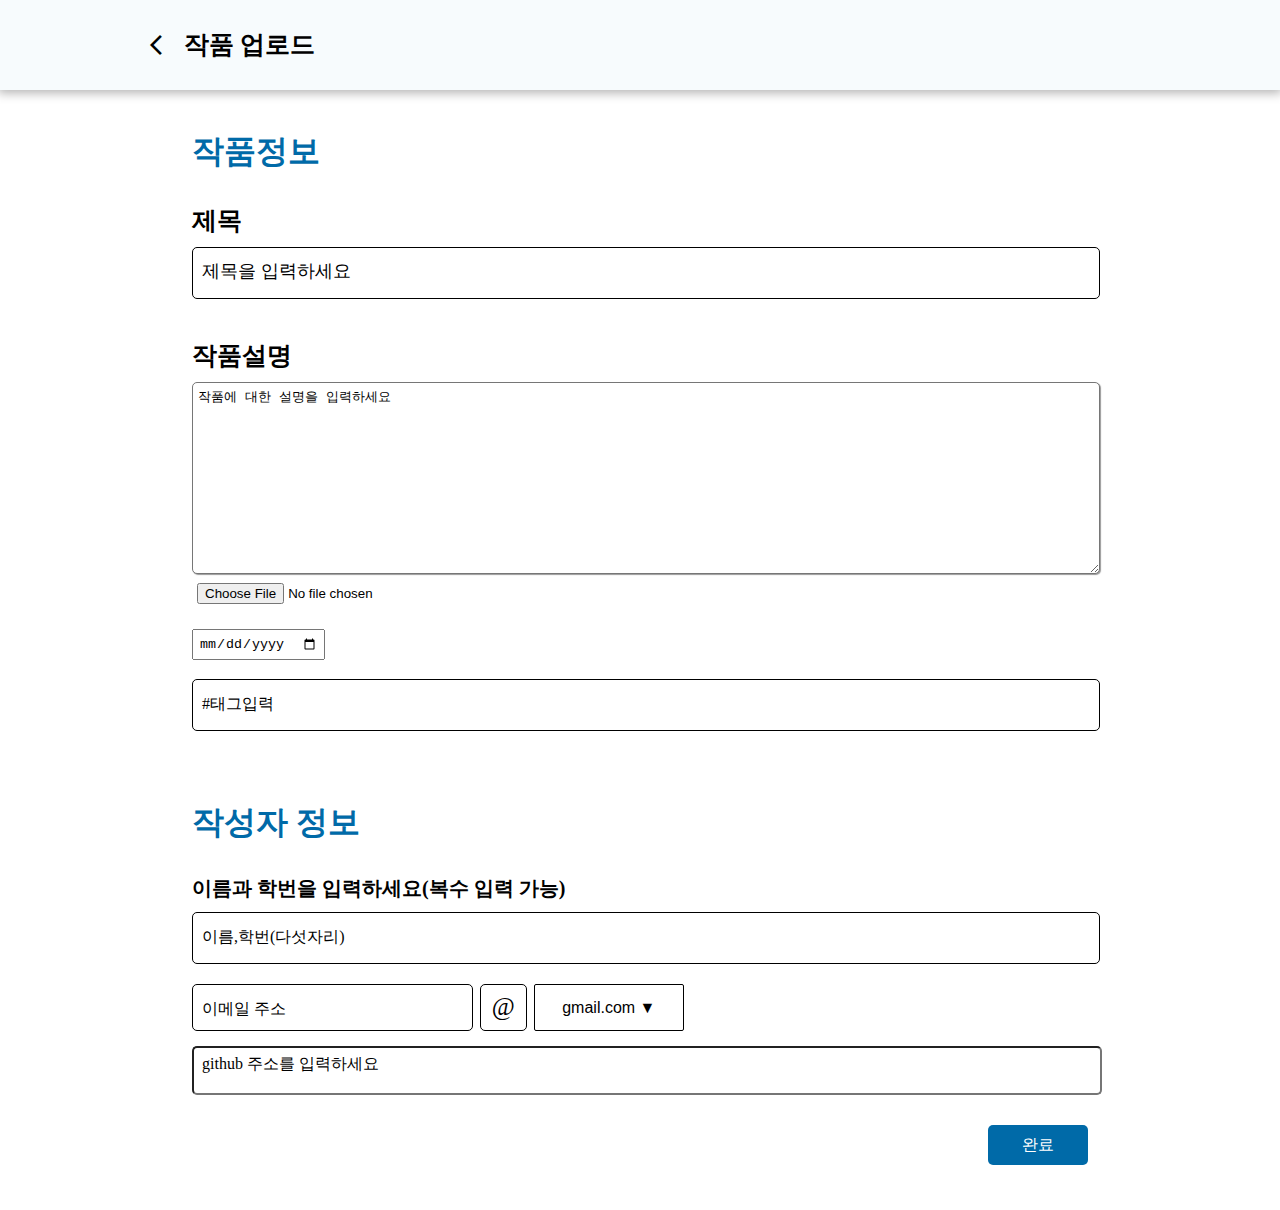
<file: page/uploadworks.html>
<!DOCTYPE html>
<html lang="ko">
<head>
    <meta charset="UTF-8">
    <meta http-equiv="X-UA-Compatible" content="IE=edge">
    <meta name="viewport" content="width=device-width, initial-scale=1.0">
    <title>Document</title>
    <link rel="stylesheet" href="https://fonts.googleapis.com/css2?family=Material+Symbols+Outlined:opsz,wght,FILL,GRAD@20..48,100..700,0..1,-50..200" />
    <link rel="stylesheet" href="../css/uploadworks.css">
</head>
<body>
    <div class="header">
        <a href="./main.html">
            <span class="material-symbols-outlined">
                arrow_back_ios
            </span>
            <h3>작품 업로드</h3>
        </a>
    </div>
    <div class="work">
        <h1>작품정보</h1>
        <h3>제목</h3>
        <div class="title-box">
            <label for="title">제목을 입력하세요</label>
            <input type="text" id="title">
        </div>

        <h3>작품설명</h3>

        <div class="work-explain">
            <textarea type="text" id="explain">작품에 대한 설명을 입력하세요</textarea>
        </div>

        <div class="filebox">
            <input type="file" id="ex_file">
        </div>

        <div class="productiondate">
            <div class="button-box">
                <input type="date">
            </div>
        </div>

        <div class="tag">
            <label for="tag">#태그입력</label>
            <input type="text" id="tag">
        </div>

        <div class="authorbox">
            <h1>작성자 정보</h1>
            <h3>이름과 학번을 입력하세요(복수 입력 가능)</h3>
            <div class="nameid">
                <label for="name-id">이름,학번(다섯자리)</label>
                <input type="text" id="name-id">
                <div class="email">
                    <label for="email">이메일 주소</label>
                    <input type="text" id="email">
                    <p>@</p>
                    <div class="btn-addr">
                        <button class="addr-btn">gmail.com ▼</button>
                        <ul class="email-addr">
                            <li>naver.com</li>
                            <li>daum.com</li>
                            <li>gmail.com</li>
                        </ul>
                    </div>
                </div>
                <div class="git">
                    <label for="github" id="git">github 주소를 입력하세요</label>
                    <input type="text" id="github">
                </div>
            </div>
        </div>

        <div class="complete">
            <button>완료</button>
        </div>
    </div>
    <script src="../script/uploadworks.js"></script>
</body>

</html>
</file>
<file: css/uploadworks.css>
*{
    margin: 0;
    padding: 0;
}

input {
    padding: 5px;
}
a {
    text-decoration: none;
    color: inherit;
}
.header a{
    text-decoration: none;
    float: left;
}
ul{
    list-style: none;
    z-index: 1000;
    position: relative;
    border: 0.5px solid black;
    background-color: rgb(255, 255, 255);
    border-radius: 5px;
    width: 130px;
}
li:hover{
    color: red;
}
.btn-box:hover{
    background-color: rgba(160, 160, 160, 0.318);
    border-radius: 5px;
}
.header{
    width: 100%;
    height: 90px;
    background-color: #f7fbfd;
    box-shadow: 0px 1px 10px 2px rgb(179, 178, 178);
    text-align: left;
}

.header span {
    line-height: 90px;
    float: left;
    margin-left: 150px;
}
.header a h3{
    float: left;
    line-height: 90px;
    margin-left: 10px;
}


.work{
    width: 70vw;
    height: 100%;
    margin: 0 auto;
}

.work>h1{
    margin-top: 40px;
    margin-bottom: 30px;
    color: #006AA8;
}

.authorbox>h1{
    margin-top: 40px;
    margin-bottom: 30px;
    color: #006AA8;
}

h3{
    font-size: 25px;
    margin-bottom: 10px;
}

.title-box{
    width: 100%;
    position: relative;
}

.title-box label{
    font-size: large;
    position: absolute;
    top: 5px;
    margin-top: 7px;
    margin-left: 10px;
}

.title-box input{
    height: 40px;
    width: 100%;
    border: 1px solid black;
    border-radius: 5px;
    margin-bottom: 40px;
}

.work-explain{
    position: relative;
    width: 100%;
}

.work-explain textarea {
    width: 100%;
    height: 180px;
    border-radius: 5px;
    box-shadow: 1px 1px 1px #999;
    padding: 5px;
}

.filebox {
    width: 500px;
    position: relative;
}
.productiondate{
    width: 100%;
    height: 50px;
    margin-top: 20px;
}
.button-box{
    width: 100;
    height: 50px;
    float: left;
}
.btn-box{
    float: left;
    position: relative;
}
.btn-box button{
    float: left;
    width: 130px;
    height: 40px;
    background-color: inherit;
    border-radius: 5px;
    border: 1px solid black;
}
.btn-box ul{
    width: 100%;
    height: 300px;
    overflow: scroll;
    display: none;
    position: absolute;
    top: 40px;
    z-index: 10;
}

.btn-box ul li {
    width: 100%;
    height: 30px;
    line-height: 30px;
    font-size: 20px;
    text-align: center;
    border: 0.5px solid black;
    border-radius: 3px;
}
.authorbox>h3{
    font-size: 20px;

}

.tag{   
    position: relative;
    width: 100%;
}

.tag label{
    position: absolute;
    top: 5px;
    margin-top: 10px;
    margin-bottom: 10px;
    margin-left: 10px;
}

.tag input{
    width: 100%;
    height: 40px;
    border: 1px solid black;
    border-radius: 5px;
    margin-bottom: 30px;
}

.nameid{
    position: relative;
    width: 100%;
    height: 100%;
}
.nameid input#name-id{
    width: 100%;
    height: 40px;
    border: 1px solid black;
    border-radius: 5px;
    margin-bottom: 20px;
}
.authorbox{
    position: relative;
    
}
.nameid .email{
    position: relative;
    width: 100%;
    float: left;
}
.nameid>label{
    position: absolute;
    top: 15px;
    left: 10px;
}
.nameid .email label{
    position: absolute;
    left: 10px;
    top: 15px;
}
.nameid .email #email{
    width: 30%;
    height: 35px;
    border: 1px solid black;
    border-radius: 5px;
    float: left;

}
.nameid .email > p{
    width: 35px;
    height: 35px;
    font-size: 25px;
    border: 1px solid black;
    border-radius: 5px;
    margin-left: 7px;
    margin-right: 7px;
    float: left;
    text-align: center;
    padding: 8px 5px 2px 5px;
}
.btn-addr {
    width: 150px;
    height: 100%;
    float: left;
    position: relative;
}
.nameid .email .btn-addr button{
    width: 100%;
    height: 47px;
    border-radius: 2px;
    border: 1px solid black;
    background-color: inherit;
    font-size: medium;
    padding: 5px;
}
.nameid .email .btn-addr button:hover{
    background-color: rgba(153, 153, 153, 0.668);
}

.btn-addr ul {
    width: 100%;
    display: none;
    text-align: center;
    position: absolute;
    top: 47px;
    left: 0;
}

.btn-addr ul li {
    width: 100%;
    height: 30px;
    line-height: 30px;
    font-size: 28px;
    border: 0.5px solid black;
    font-size: medium;
}

.btn-addr ul li:hover {
    background-color: #006AA8;
    color: white;
}

.git{
    width: 100%;
    float: left;
    position: relative;
}
.git>#git{
    position: absolute;
    margin-top: 23px;
    margin-left: 10px;
}
.git>#github{
    width: 100%;
    height: 35px;
    border-radius: 5px;
    margin-top: 15px;
}
.complete>button{
    width: 100px;
    height: 40px;
    margin-top: 30px;
    margin-bottom: 45px;
    border-radius: 5px;
    background-color: #006AA8;
    color: white;
    font-size: medium;
    border-radius: none;
    border: none;
    float: right;
}
.complete>button:hover{
    background-color: rgba(0, 60, 94, 0.915);
    size: 100px;
}
.complete>button:active{
    background-color: rgba(52, 128, 172, 0.915);
    size: 100px;
}
</file>
